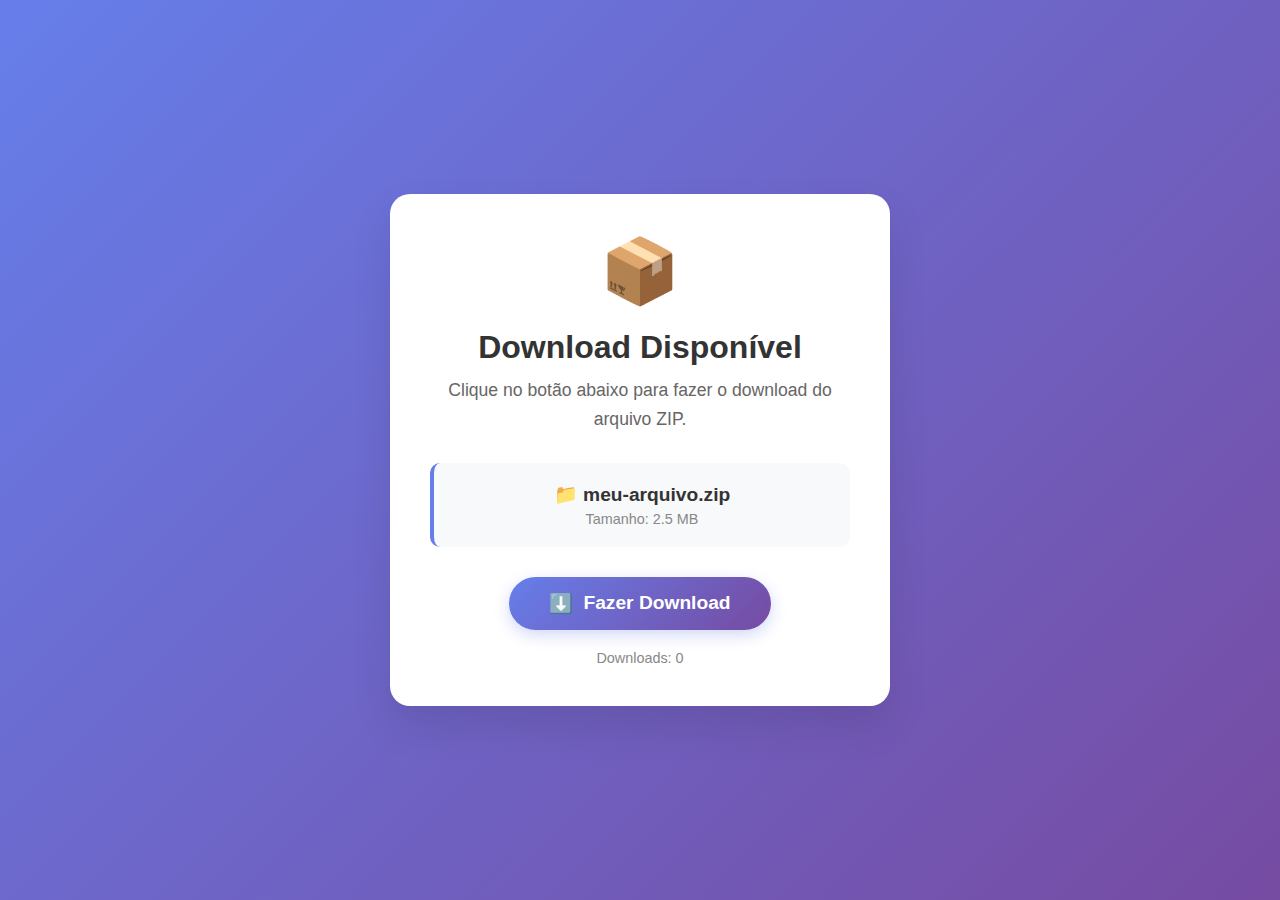
<file: downloads/index.html>
<!DOCTYPE html>
<html lang="pt-BR">
<head>
    <meta charset="UTF-8">
    <meta name="viewport" content="width=device-width, initial-scale=1.0">
    <title>Download do Arquivo</title>
    <style>
        * {
            margin: 0;
            padding: 0;
            box-sizing: border-box;
        }

        body {
            font-family: 'Segoe UI', Tahoma, Geneva, Verdana, sans-serif;
            background: linear-gradient(135deg, #667eea 0%, #764ba2 100%);
            min-height: 100vh;
            display: flex;
            align-items: center;
            justify-content: center;
            padding: 20px;
        }

        .container {
            background: white;
            padding: 40px;
            border-radius: 20px;
            box-shadow: 0 20px 40px rgba(0,0,0,0.1);
            text-align: center;
            max-width: 500px;
            width: 100%;
            animation: fadeIn 0.6s ease-out;
        }

        @keyframes fadeIn {
            from {
                opacity: 0;
                transform: translateY(30px);
            }
            to {
                opacity: 1;
                transform: translateY(0);
            }
        }

        .icon {
            font-size: 4rem;
            margin-bottom: 20px;
            color: #667eea;
            animation: pulse 2s infinite;
        }

        @keyframes pulse {
            0% { transform: scale(1); }
            50% { transform: scale(1.05); }
            100% { transform: scale(1); }
        }

        h1 {
            color: #333;
            margin-bottom: 10px;
            font-size: 2rem;
        }

        .description {
            color: #666;
            margin-bottom: 30px;
            line-height: 1.6;
            font-size: 1.1rem;
        }

        .file-info {
            background: #f8f9fa;
            padding: 20px;
            border-radius: 10px;
            margin-bottom: 30px;
            border-left: 4px solid #667eea;
        }

        .file-name {
            font-weight: bold;
            color: #333;
            font-size: 1.2rem;
            margin-bottom: 5px;
        }

        .file-size {
            color: #888;
            font-size: 0.9rem;
        }

        .download-btn {
            background: linear-gradient(135deg, #667eea 0%, #764ba2 100%);
            color: white;
            border: none;
            padding: 15px 40px;
            font-size: 1.2rem;
            border-radius: 50px;
            cursor: pointer;
            transition: all 0.3s ease;
            text-decoration: none;
            display: inline-flex;
            align-items: center;
            gap: 10px;
            font-weight: 600;
            box-shadow: 0 5px 15px rgba(102, 126, 234, 0.3);
        }

        .download-btn:hover {
            transform: translateY(-2px);
            box-shadow: 0 10px 25px rgba(102, 126, 234, 0.4);
        }

        .download-btn:active {
            transform: translateY(0);
        }

        .download-count {
            margin-top: 20px;
            color: #888;
            font-size: 0.9rem;
        }

        .progress-bar {
            width: 100%;
            height: 4px;
            background: #f0f0f0;
            border-radius: 2px;
            margin-top: 20px;
            overflow: hidden;
            display: none;
        }

        .progress-fill {
            height: 100%;
            background: linear-gradient(90deg, #667eea, #764ba2);
            width: 0%;
            transition: width 0.3s ease;
        }

        @media (max-width: 600px) {
            .container {
                padding: 30px 20px;
            }
            
            h1 {
                font-size: 1.5rem;
            }
            
            .description {
                font-size: 1rem;
            }
        }
    </style>
</head>
<body>
    <div class="container">
        <div class="icon">📦</div>
        
        <h1>Download Disponível</h1>
        <p class="description">
            Clique no botão abaixo para fazer o download do arquivo ZIP.
        </p>
        
        <div class="file-info">
            <div class="file-name">📁 meu-arquivo.zip</div>
            <div class="file-size">Tamanho: 2.5 MB</div>
        </div>
        
        <button class="download-btn" onclick="startDownload()">
            <span>⬇️</span>
            Fazer Download
        </button>
        
        <div class="progress-bar" id="progressBar">
            <div class="progress-fill" id="progressFill"></div>
        </div>
        
        <div class="download-count" id="downloadCount">
            Downloads: <span id="count">0</span>
        </div>
    </div>

    <script>
        // Simulação de dados (em uma aplicação real, estes dados viriam do servidor)
        let downloadCount = parseInt(localStorage.getItem('downloadCount') || '0');
        document.getElementById('count').textContent = downloadCount;

        function startDownload() {
            const btn = document.querySelector('.download-btn');
            const progressBar = document.getElementById('progressBar');
            const progressFill = document.getElementById('progressFill');
            
            // Desabilita o botão
            btn.disabled = true;
            btn.innerHTML = '<span>⏳</span> Preparando...';
            
            // Mostra a barra de progresso
            progressBar.style.display = 'block';
            
            // Simula o progresso do download
            let progress = 0;
            const interval = setInterval(() => {
                progress += Math.random() * 15;
                if (progress >= 100) {
                    progress = 100;
                    clearInterval(interval);
                    completeDownload();
                }
                progressFill.style.width = progress + '%';
            }, 200);
        }

        function completeDownload() {
            const btn = document.querySelector('.download-btn');
            
            // Aqui você colocaria o link real para o arquivo ZIP
            // Por exemplo: window.location.href = 'caminho/para/seu/arquivo.zip';
            
            // Para demonstração, vamos simular o download
            simulateFileDownload();
            
            // Atualiza o contador
            downloadCount++;
            localStorage.setItem('downloadCount', downloadCount.toString());
            document.getElementById('count').textContent = downloadCount;
            
            // Restaura o botão
            setTimeout(() => {
                btn.disabled = false;
                btn.innerHTML = '<span>✅</span> Download Concluído';
                
                setTimeout(() => {
                    btn.innerHTML = '<span>⬇️</span> Fazer Download';
                    document.getElementById('progressBar').style.display = 'none';
                    document.getElementById('progressFill').style.width = '0%';
                }, 2000);
            }, 500);
        }

        function simulateFileDownload() {
            // Cria um arquivo ZIP simulado para download
            const content = 'PK\x03\x04\x14\x00\x00\x00\x08\x00arquivo-exemplo.txt';
            const blob = new Blob([content], { type: 'application/zip' });
            const url = window.URL.createObjectURL(blob);
            const a = document.createElement('a');
            a.href = url;
            a.download = 'meu-arquivo.zip';
            document.body.appendChild(a);
            a.click();
            document.body.removeChild(a);
            window.URL.revokeObjectURL(url);
        }
    </script>
</body>
</html>
</file>
